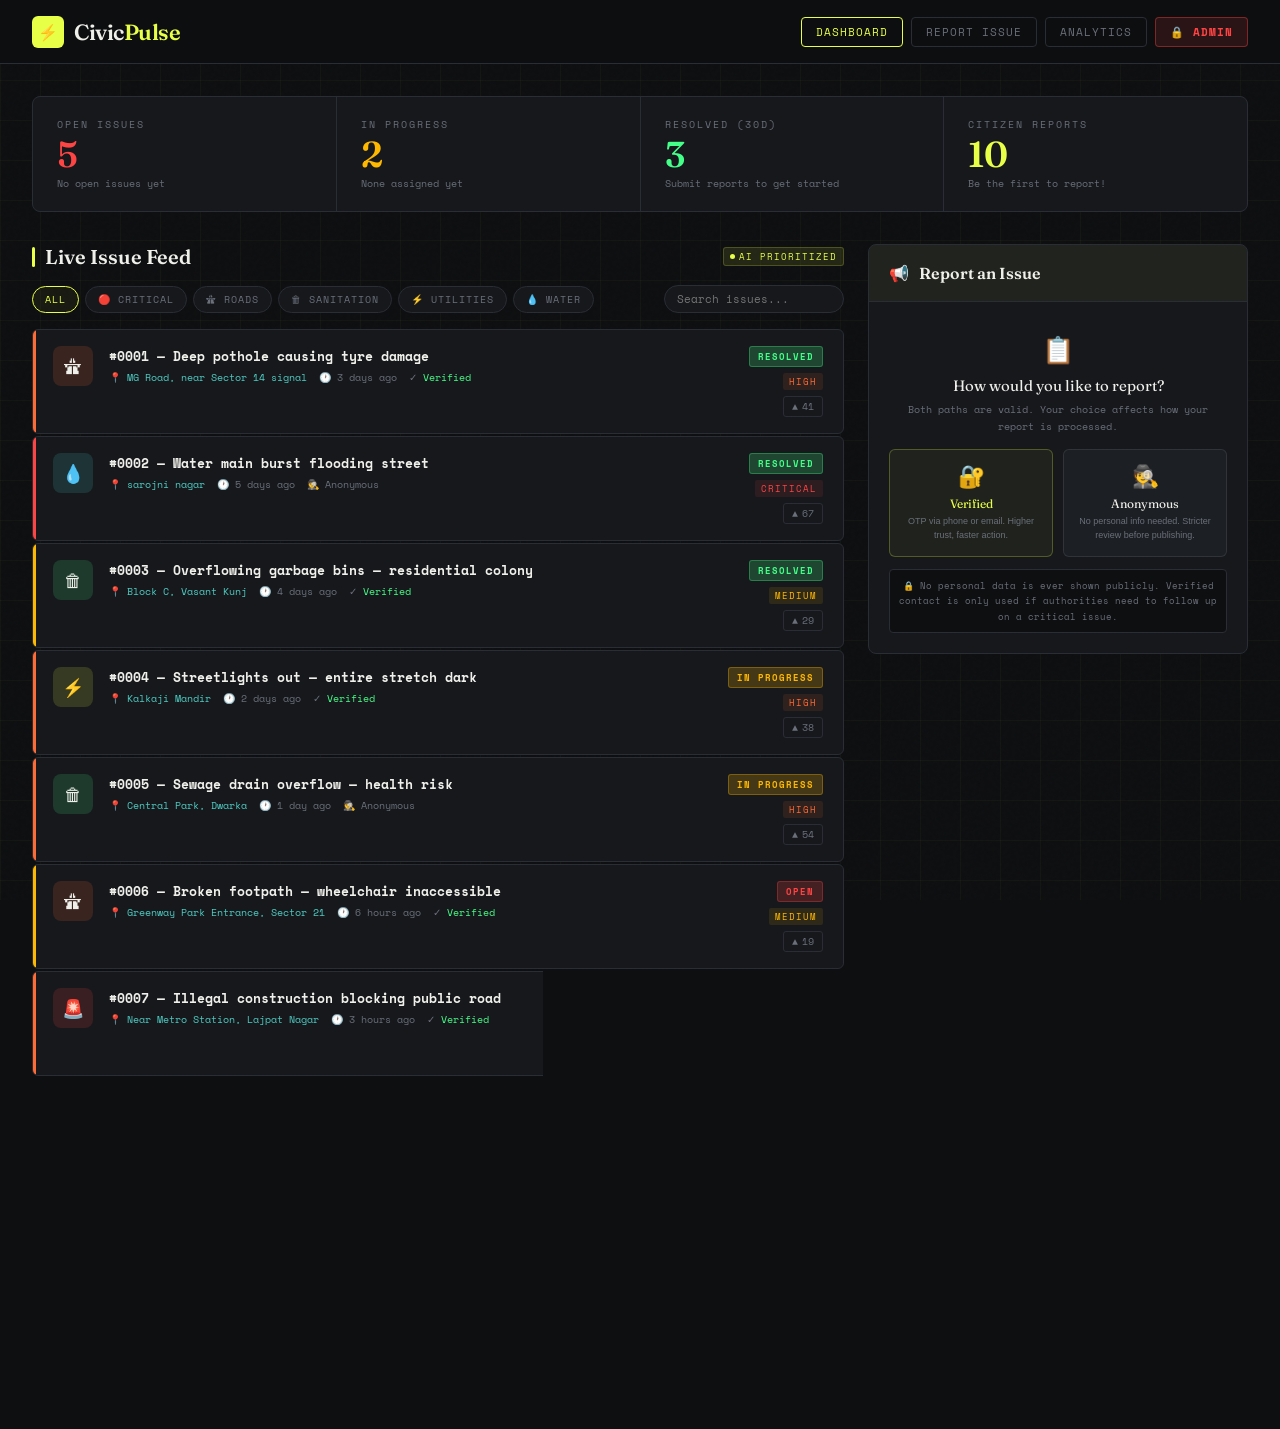
<file: index.html>
<!DOCTYPE html>
<html lang="en">
<head>
<meta charset="UTF-8">
<meta name="viewport" content="width=device-width, initial-scale=1.0">
<title>CivicPulse — City Issue Tracker</title>
<link rel="stylesheet" href="style.css">
<link rel="preconnect" href="https://fonts.googleapis.com">
<link href="https://fonts.googleapis.com/css2?family=Space+Mono:wght@400;700&family=Fraunces:ital,opsz,wght@0,9..144,300;0,9..144,600;1,9..144,300&display=swap" rel="stylesheet">
</head>
<body>

<header>
  <div class="logo">
    <div class="logo-mark">⚡</div>
    <div class="logo-text">Civic<span>Pulse</span></div>
  </div>
  <nav>
    <button class="nav-btn active" onclick="switchPage('dashboard')">Dashboard</button>
    <button class="nav-btn" onclick="switchPage('report')">Report Issue</button>
    <button class="nav-btn" onclick="switchPage('analytics')">Analytics</button>
    <button class="nav-btn btn-admin" onclick="openAdminLogin()">🔒 Admin</button>
  </nav>
</header>

<main>
  <!-- STATS BAR -->
  <div class="stats-bar">
    <div class="stat-card">
      <div class="stat-label">Open Issues</div>
      <div class="stat-value red" id="stat-open">0</div>
      <div class="stat-delta">No open issues yet</div>
    </div>
    <div class="stat-card">
      <div class="stat-label">In Progress</div>
      <div class="stat-value yellow" id="stat-progress">0</div>
      <div class="stat-delta">None assigned yet</div>
    </div>
    <div class="stat-card">
      <div class="stat-label">Resolved (30d)</div>
      <div class="stat-value green" id="stat-resolved">0</div>
      <div class="stat-delta">Submit reports to get started</div>
    </div>
    <div class="stat-card">
      <div class="stat-label">Citizen Reports</div>
      <div class="stat-value accent" id="stat-total">0</div>
      <div class="stat-delta">Be the first to report!</div>
    </div>
  </div>

  <!-- MAIN CONTENT -->
  <div class="content-grid">
    <!-- LEFT: ISSUE FEED -->
    <div>
      <div class="section-header">
        <div class="section-title">Live Issue Feed</div>
        <div class="ai-tag"><div class="ai-dot"></div> AI Prioritized</div>
      </div>

      <div class="filter-bar">
        <button class="filter-chip active" onclick="filterReports('all', this)">All</button>
        <button class="filter-chip" onclick="filterReports('critical', this)">🔴 Critical</button>
        <button class="filter-chip" onclick="filterReports('road', this)">🛣 Roads</button>
        <button class="filter-chip" onclick="filterReports('sanitation', this)">🗑 Sanitation</button>
        <button class="filter-chip" onclick="filterReports('utility', this)">⚡ Utilities</button>
        <button class="filter-chip" onclick="filterReports('water', this)">💧 Water</button>
        <input class="search-input" placeholder="Search issues..." oninput="searchReports(this.value)">
      </div>

      <div class="reports-list" id="reports-list"></div>
    </div>

    <!-- RIGHT SIDEBAR -->
    <div class="sidebar">

      <!-- SUBMIT FORM -->
      <div class="form-panel">
        <div class="panel-header">
          <span>📢</span>
          <div class="panel-header-title">Report an Issue</div>
          <div id="verify-badge" style="margin-left:auto;display:none" class="ai-tag"></div>
        </div>
        <div class="panel-body">

          <!-- STEP 1: CHOOSE MODE -->
          <div id="step-choose">
            <div style="text-align:center;padding:8px 0 14px">
              <div style="font-size:26px;margin-bottom:8px">📋</div>
              <div style="font-family:'Fraunces',serif;font-size:15px;margin-bottom:6px">How would you like to report?</div>
              <div style="font-size:10px;color:var(--muted);line-height:1.7">Both paths are valid. Your choice affects how your report is processed.</div>
            </div>
            <div style="display:grid;grid-template-columns:1fr 1fr;gap:10px;margin-bottom:12px">
              <button onclick="chooseMode('verified')" style="background:rgba(232,255,71,0.05);border:1px solid rgba(232,255,71,0.25);border-radius:6px;padding:14px 10px;cursor:pointer;text-align:center;transition:all 0.2s" onmouseover="this.style.background='rgba(232,255,71,0.1)'" onmouseout="this.style.background='rgba(232,255,71,0.05)'">
                <div style="font-size:22px;margin-bottom:6px">🔐</div>
                <div style="font-family:'Fraunces',serif;font-size:12px;color:var(--accent);margin-bottom:4px">Verified</div>
                <div style="font-size:9px;color:var(--muted);line-height:1.5">OTP via phone or email. Higher trust, faster action.</div>
              </button>
              <button onclick="chooseMode('anonymous')" style="background:rgba(107,111,122,0.08);border:1px solid rgba(107,111,122,0.25);border-radius:6px;padding:14px 10px;cursor:pointer;text-align:center;transition:all 0.2s" onmouseover="this.style.background='rgba(107,111,122,0.15)'" onmouseout="this.style.background='rgba(107,111,122,0.08)'">
                <div style="font-size:22px;margin-bottom:6px">🕵️</div>
                <div style="font-family:'Fraunces',serif;font-size:12px;color:var(--text);margin-bottom:4px">Anonymous</div>
                <div style="font-size:9px;color:var(--muted);line-height:1.5">No personal info needed. Stricter review before publishing.</div>
              </button>
            </div>
            <div style="font-size:9px;color:var(--muted);text-align:center;line-height:1.7;padding:8px;border:1px solid var(--border);border-radius:4px;background:var(--bg)">
              🔒 No personal data is ever shown publicly. Verified contact is only used if authorities need to follow up on a critical issue.
            </div>
          </div>

          <!-- STEP 1a: VERIFY IDENTITY (OTP) -->
          <div id="step-verify" style="display:none">
            <button onclick="backToChoose()" style="background:none;border:none;color:var(--muted);font-family:'Space Mono',monospace;font-size:9px;cursor:pointer;margin-bottom:12px;padding:0">← Back</button>
            <div style="text-align:center;padding:4px 0 14px">
              <div style="font-size:24px;margin-bottom:6px">🔐</div>
              <div style="font-family:'Fraunces',serif;font-size:14px;margin-bottom:4px">Verify your identity</div>
              <div style="font-size:10px;color:var(--muted);line-height:1.6">Your contact is <strong style="color:var(--text)">never shown publicly</strong>. Reports display as "Verified Citizen".</div>
            </div>
            <div class="form-group">
              <label class="form-label">Mobile Number or Email</label>
              <input class="form-input" id="verify-contact" placeholder="+91 98765 43210 or you@email.com">
            </div>
            <div id="otp-row" style="display:none">
              <div class="form-group">
                <label class="form-label">Enter OTP sent to your contact</label>
                <div style="display:flex;gap:8px">
                  <input class="form-input" id="otp-input" placeholder="6-digit code" maxlength="6" style="letter-spacing:6px;font-size:16px;text-align:center">
                  <button style="background:none;border:1px solid var(--border);color:var(--muted);font-family:'Space Mono',monospace;font-size:9px;padding:0 10px;border-radius:4px;cursor:pointer;white-space:nowrap" onclick="resendOtp()">Resend</button>
                </div>
                <div style="font-size:9px;color:var(--muted);margin-top:6px" id="otp-hint"></div>
              </div>
              <button class="submit-btn" onclick="verifyOtp()">Verify & Continue →</button>
            </div>
            <div id="send-otp-btn-wrap">
              <button class="submit-btn" onclick="sendOtp()">Send OTP →</button>
            </div>
          </div>

          <!-- STEP 2: REPORT FORM (shown after choose) -->
          <div id="step-form" style="display:none">
            <div id="mode-banner" style="display:flex;align-items:flex-start;gap:8px;padding:10px 12px;border-radius:4px;margin-bottom:14px;font-size:10px;line-height:1.6"></div>

            <!-- CATEGORY -->
            <div class="form-group">
              <label class="form-label">Category</label>
              <div class="category-grid" id="cat-grid">
                <button class="cat-btn active" onclick="selectCat(this, 'road')"><div class="cat-btn-icon">🛣</div>Roads</button>
                <button class="cat-btn" onclick="selectCat(this, 'sanitation')"><div class="cat-btn-icon">🗑</div>Waste</button>
                <button class="cat-btn" onclick="selectCat(this, 'utility')"><div class="cat-btn-icon">⚡</div>Utilities</button>
                <button class="cat-btn" onclick="selectCat(this, 'water')"><div class="cat-btn-icon">💧</div>Water</button>
                <button class="cat-btn" onclick="selectCat(this, 'safety')"><div class="cat-btn-icon">🚨</div>Safety</button>
                <button class="cat-btn" onclick="selectCat(this, 'other')"><div class="cat-btn-icon">📌</div>Other</button>
              </div>
            </div>

            <!-- GPS VERIFICATION -->
            <div class="form-group">
              <label class="form-label">Location Verification <span style="color:var(--red)">*</span></label>
              <div id="gps-box" style="background:var(--bg);border:1px solid var(--border);border-radius:4px;padding:12px;text-align:center">
                <div style="font-size:11px;color:var(--muted);margin-bottom:8px">You must be physically at or near the issue location to report it.</div>
                <button class="submit-btn" style="padding:8px 16px;font-size:10px;width:auto;display:inline-block" onclick="captureGPS()">📍 Capture My GPS Location</button>
              </div>
              <div id="gps-result" style="display:none;margin-top:8px;padding:10px 12px;border-radius:4px;font-size:10px;line-height:1.6"></div>
            </div>

            <!-- LOCATION TEXT (auto-filled from GPS, editable) -->
            <div class="form-group">
              <label class="form-label">Location Description</label>
              <input class="form-input" id="issue-location" placeholder="Auto-filled from GPS or enter manually">
            </div>

            <!-- TITLE -->
            <div class="form-group">
              <label class="form-label">Issue Title</label>
              <input class="form-input" id="issue-title" placeholder="e.g. Large pothole on Main St">
            </div>

            <!-- DESCRIPTION -->
            <div class="form-group">
              <label class="form-label">Description</label>
              <textarea class="form-textarea" id="issue-desc" placeholder="Describe the issue in detail..."></textarea>
            </div>

            <!-- PHOTO UPLOAD (mandatory for visual categories) -->
            <div class="form-group" id="photo-group" style="display:none">
              <label class="form-label">Photo Evidence <span style="color:var(--red)">* Required for this category</span></label>
              <div id="photo-drop" onclick="document.getElementById('photo-input').click()"
                style="border:2px dashed var(--border);border-radius:6px;padding:20px;text-align:center;cursor:pointer;transition:all 0.2s;background:var(--bg)"
                ondragover="event.preventDefault()"
                ondragleave=""
                ondrop="">
                <div style="font-size:24px;margin-bottom:6px">📸</div>
                <div style="font-size:11px;color:var(--text)">Take a photo right now</div>
                <div style="font-size:9px;color:var(--muted);margin-top:4px">Opens your camera — photo must be taken on the spot</div>
                <div style="font-size:9px;color:var(--red);margin-top:4px">⚠ Gallery & file uploads are not accepted</div>
              </div>
              <input type="file" id="photo-input" accept="image/*" capture="environment" style="display:none" onchange="handlePhotoUpload(event)">
              <div id="photo-preview" style="display:none;margin-top:10px;position:relative">
                <img id="preview-img" style="width:100%;border-radius:6px;border:1px solid var(--border);max-height:160px;object-fit:cover">
                <div id="photo-meta" style="font-size:9px;color:var(--muted);margin-top:4px;display:flex;gap:12px;flex-wrap:wrap"></div>
                <button onclick="clearPhoto()" style="position:absolute;top:6px;right:6px;background:rgba(0,0,0,0.7);border:none;color:var(--text);border-radius:50%;width:22px;height:22px;cursor:pointer;font-size:12px;line-height:1">✕</button>
              </div>
              <div id="photo-warning" style="display:none;margin-top:6px;font-size:10px;color:var(--red)"></div>
            </div>

            <!-- AI PRIORITY NOTE -->
            <div class="form-group">
              <div style="background:var(--bg);border:1px solid var(--border);border-radius:4px;padding:10px 12px;display:flex;align-items:center;gap:8px">
                <div class="ai-dot"></div>
                <span style="font-size:10px;color:var(--muted);line-height:1.5">Priority is <span style="color:var(--accent)">automatically assessed by AI</span> based on your description — no manual selection needed.</span>
              </div>
            </div>

            <div id="abuse-warning" style="display:none;background:rgba(255,68,68,0.08);border:1px solid rgba(255,68,68,0.3);border-radius:4px;padding:10px 12px;font-size:10px;color:var(--red);margin-bottom:12px;line-height:1.6"></div>
            <button class="submit-btn" onclick="submitReport()">Submit Report →</button>
            <div style="font-size:9px;color:var(--muted);text-align:center;margin-top:10px">⚠️ False reports may result in your account being flagged and restricted.</div>
          </div>

        </div>
      </div>

    </div>
  </div>
</main>

<!-- ANALYTICS OVERLAY -->
<div id="analytics-overlay" style="display:none;position:fixed;inset:0;background:var(--bg);z-index:150;overflow-y:auto">
  <div style="max-width:1000px;margin:0 auto;padding:32px">
    <div style="display:flex;align-items:center;justify-content:space-between;margin-bottom:32px">
      <div>
        <div style="font-family:'Fraunces',serif;font-size:28px;font-weight:600">Government Performance <span style="color:var(--accent)">Analytics</span></div>
        <div style="font-size:11px;color:var(--muted);margin-top:4px">Real-time view of civic issue resolution progress</div>
      </div>
      <button onclick="closeAnalytics()" style="background:none;border:1px solid var(--border);color:var(--muted);font-family:'Space Mono',monospace;font-size:11px;padding:8px 16px;border-radius:4px;cursor:pointer">✕ Close</button>
    </div>

    <!-- TOP KPI ROW -->
    <div style="display:grid;grid-template-columns:repeat(4,1fr);gap:1px;background:var(--border);border:1px solid var(--border);border-radius:8px;overflow:hidden;margin-bottom:24px">
      <div style="background:var(--surface);padding:20px 24px">
        <div style="font-size:10px;text-transform:uppercase;letter-spacing:2px;color:var(--muted);margin-bottom:6px">Resolution Rate</div>
        <div id="a-rate" style="font-family:'Fraunces',serif;font-size:38px;font-weight:600;color:var(--accent)">0%</div>
        <div id="a-rate-sub" style="font-size:10px;color:var(--muted);margin-top:2px">of all submitted issues</div>
      </div>
      <div style="background:var(--surface);padding:20px 24px">
        <div style="font-size:10px;text-transform:uppercase;letter-spacing:2px;color:var(--muted);margin-bottom:6px">Total Resolved</div>
        <div id="a-resolved" style="font-family:'Fraunces',serif;font-size:38px;font-weight:600;color:var(--green)">0</div>
        <div style="font-size:10px;color:var(--muted);margin-top:2px">issues closed</div>
      </div>
      <div style="background:var(--surface);padding:20px 24px">
        <div style="font-size:10px;text-transform:uppercase;letter-spacing:2px;color:var(--muted);margin-bottom:6px">In Progress</div>
        <div id="a-progress" style="font-family:'Fraunces',serif;font-size:38px;font-weight:600;color:var(--yellow)">0</div>
        <div style="font-size:10px;color:var(--muted);margin-top:2px">actively being worked on</div>
      </div>
      <div style="background:var(--surface);padding:20px 24px">
        <div style="font-size:10px;text-transform:uppercase;letter-spacing:2px;color:var(--muted);margin-bottom:6px">Pending / Open</div>
        <div id="a-open" style="font-family:'Fraunces',serif;font-size:38px;font-weight:600;color:var(--red)">0</div>
        <div style="font-size:10px;color:var(--muted);margin-top:2px">awaiting action</div>
      </div>
    </div>

    <div style="display:grid;grid-template-columns:1fr 1fr;gap:20px;margin-bottom:20px">

      <!-- RESOLUTION PROGRESS BAR -->
      <div style="background:var(--surface);border:1px solid var(--border);border-radius:8px;padding:24px">
        <div style="font-family:'Fraunces',serif;font-size:16px;font-weight:600;margin-bottom:4px">Overall Progress</div>
        <div style="font-size:10px;color:var(--muted);margin-bottom:20px">How far along is the government in resolving all reported issues</div>
        <div style="position:relative;height:28px;background:var(--bg);border-radius:4px;overflow:hidden;margin-bottom:10px;border:1px solid var(--border)">
          <div id="progress-bar-resolved" style="position:absolute;left:0;top:0;bottom:0;background:var(--green);transition:width 0.8s ease;width:0%"></div>
          <div id="progress-bar-progress" style="position:absolute;top:0;bottom:0;background:var(--yellow);transition:all 0.8s ease;left:0%;width:0%"></div>
          <div style="position:absolute;inset:0;display:flex;align-items:center;justify-content:center;font-size:10px;font-weight:700;color:var(--bg);mix-blend-mode:difference" id="progress-bar-label">No reports yet</div>
        </div>
        <div style="display:flex;gap:16px;font-size:9px;color:var(--muted)">
          <span style="display:flex;align-items:center;gap:4px"><span style="display:inline-block;width:8px;height:8px;background:var(--green);border-radius:2px"></span>Resolved</span>
          <span style="display:flex;align-items:center;gap:4px"><span style="display:inline-block;width:8px;height:8px;background:var(--yellow);border-radius:2px"></span>In Progress</span>
          <span style="display:flex;align-items:center;gap:4px"><span style="display:inline-block;width:8px;height:8px;background:var(--border);border-radius:2px"></span>Open / Pending</span>
        </div>
      </div>

      <!-- CATEGORY BREAKDOWN DONUT -->
      <div style="background:var(--surface);border:1px solid var(--border);border-radius:8px;padding:24px">
        <div style="font-family:'Fraunces',serif;font-size:16px;font-weight:600;margin-bottom:4px">Issues by Category</div>
        <div style="font-size:10px;color:var(--muted);margin-bottom:16px">Distribution of all submitted reports</div>
        <div id="category-bars"></div>
      </div>

    </div>

    <div style="display:grid;grid-template-columns:1fr 1fr;gap:20px">

      <!-- RESOLVED BY CATEGORY -->
      <div style="background:var(--surface);border:1px solid var(--border);border-radius:8px;padding:24px">
        <div style="font-family:'Fraunces',serif;font-size:16px;font-weight:600;margin-bottom:4px">Resolved by Category</div>
        <div style="font-size:10px;color:var(--muted);margin-bottom:16px">Which types of issues the government has successfully closed</div>
        <div id="resolved-by-cat"></div>
      </div>

      <!-- ACCOUNTABILITY SCORECARD -->
      <div style="background:var(--surface);border:1px solid var(--border);border-radius:8px;padding:24px">
        <div style="font-family:'Fraunces',serif;font-size:16px;font-weight:600;margin-bottom:4px">Accountability Scorecard</div>
        <div style="font-size:10px;color:var(--muted);margin-bottom:20px">Government responsiveness graded by category</div>
        <div id="scorecard"></div>
      </div>

    </div>

  </div>
</div>

<!-- DETAIL MODAL -->
<div class="modal-overlay" id="modal-overlay" onclick="closeModal(event)">
  <div class="modal" id="modal">
    <div class="modal-header">
      <div>
        <div id="modal-title" style="font-family:'Fraunces',serif;font-size:20px;font-weight:600;margin-bottom:8px"></div>
        <div style="display:flex;gap:8px;flex-wrap:wrap" id="modal-badges"></div>
      </div>
      <button class="modal-close" onclick="closeModal()">✕</button>
    </div>
    <div class="modal-body">
      <div style="font-size:11px;color:var(--muted);margin-bottom:16px" id="modal-meta"></div>
      <div style="font-size:13px;line-height:1.7;margin-bottom:20px;color:#c0c0b8" id="modal-desc"></div>

      <div style="margin-bottom:20px">
        <div style="font-size:11px;text-transform:uppercase;letter-spacing:2px;color:var(--muted);margin-bottom:12px">Resolution Timeline</div>
        <div class="timeline" id="modal-timeline"></div>
      </div>

      <div>
        <div style="font-size:11px;text-transform:uppercase;letter-spacing:2px;color:var(--muted);margin-bottom:12px">Citizen — Authority Communication</div>
        <div class="comm-thread" id="modal-comms"></div>
        <div class="comm-input-area">
          <input class="comm-input" id="comm-input" placeholder="Add a public comment...">
          <button class="comm-send" onclick="sendComment()">Send</button>
        </div>
      </div>
    </div>
  </div>
</div>

<!-- TOAST -->
<div class="toast" id="toast">✓ Report submitted successfully!</div>

<!-- ADMIN LOGIN MODAL -->
<div class="modal-overlay" id="admin-login-overlay" onclick="closeAdminLogin(event)">
  <div class="modal" style="max-width:360px">
    <div class="modal-header">
      <div>
        <div style="font-family:'Fraunces',serif;font-size:20px;font-weight:600;margin-bottom:4px">Admin Login</div>
        <div style="font-size:10px;color:var(--muted)">Restricted access — authorised personnel only</div>
      </div>
      <button class="modal-close" onclick="closeAdminLogin()">✕</button>
    </div>
    <div class="modal-body">
      <div class="form-group">
        <label class="form-label">Username</label>
        <input class="form-input" id="admin-user" placeholder="admin" autocomplete="off">
      </div>
      <div class="form-group">
        <label class="form-label">Password</label>
        <input class="form-input" id="admin-pass" type="password" placeholder="••••••••" autocomplete="off">
      </div>
      <div id="admin-login-err" style="display:none;font-size:10px;color:var(--red);margin-bottom:10px">⚠ Invalid credentials. Try again.</div>
      <button class="submit-btn" onclick="doAdminLogin()">Login →</button>
      <div style="font-size:9px;color:var(--muted);text-align:center;margin-top:10px">Demo credentials: admin / admin123</div>
    </div>
  </div>
</div>

<!-- ADMIN PANEL -->
<div id="admin-overlay" style="display:none;position:fixed;inset:0;background:var(--bg);z-index:160;overflow-y:auto">
  <div style="max-width:1200px;margin:0 auto;padding:32px">

    <!-- ADMIN HEADER -->
    <div style="display:flex;align-items:center;justify-content:space-between;margin-bottom:28px;padding-bottom:20px;border-bottom:1px solid var(--border)">
      <div style="display:flex;align-items:center;gap:14px">
        <div style="background:var(--red);border-radius:6px;width:36px;height:36px;display:flex;align-items:center;justify-content:center;font-size:16px">🔒</div>
        <div>
          <div style="font-family:'Fraunces',serif;font-size:24px;font-weight:600">Admin <span style="color:var(--accent)">Control Panel</span></div>
          <div style="font-size:10px;color:var(--muted)">Full read/write access · Logged in as <span style="color:var(--accent)">admin</span></div>
        </div>
      </div>
      <button onclick="closeAdmin()" style="background:none;border:1px solid var(--border);color:var(--muted);font-family:'Space Mono',monospace;font-size:11px;padding:8px 16px;border-radius:4px;cursor:pointer;transition:all 0.2s" onmouseover="this.style.borderColor='var(--red)';this.style.color='var(--red)'" onmouseout="this.style.borderColor='var(--border)';this.style.color='var(--muted)'">⏻ Logout</button>
    </div>

    <!-- ADMIN STATS -->
    <div style="display:grid;grid-template-columns:repeat(4,1fr);gap:1px;background:var(--border);border:1px solid var(--border);border-radius:8px;overflow:hidden;margin-bottom:24px">
      <div style="background:var(--surface);padding:16px 20px">
        <div style="font-size:9px;text-transform:uppercase;letter-spacing:2px;color:var(--muted);margin-bottom:4px">Total Reports</div>
        <div id="adm-total" style="font-family:'Fraunces',serif;font-size:32px;font-weight:600;color:var(--accent)">0</div>
      </div>
      <div style="background:var(--surface);padding:16px 20px">
        <div style="font-size:9px;text-transform:uppercase;letter-spacing:2px;color:var(--muted);margin-bottom:4px">Open</div>
        <div id="adm-open" style="font-family:'Fraunces',serif;font-size:32px;font-weight:600;color:var(--red)">0</div>
      </div>
      <div style="background:var(--surface);padding:16px 20px">
        <div style="font-size:9px;text-transform:uppercase;letter-spacing:2px;color:var(--muted);margin-bottom:4px">In Progress</div>
        <div id="adm-prog" style="font-family:'Fraunces',serif;font-size:32px;font-weight:600;color:var(--yellow)">0</div>
      </div>
      <div style="background:var(--surface);padding:16px 20px">
        <div style="font-size:9px;text-transform:uppercase;letter-spacing:2px;color:var(--muted);margin-bottom:4px">Resolved</div>
        <div id="adm-resolved" style="font-family:'Fraunces',serif;font-size:32px;font-weight:600;color:var(--green)">0</div>
      </div>
    </div>

    <!-- ADMIN FILTERS & SEARCH -->
    <div style="display:flex;gap:8px;flex-wrap:wrap;align-items:center;margin-bottom:16px">
      <button class="filter-chip active" onclick="adminFilter('all',this)">All</button>
      <button class="filter-chip" onclick="adminFilter('open',this)">🔴 Open</button>
      <button class="filter-chip" onclick="adminFilter('progress',this)">🟡 In Progress</button>
      <button class="filter-chip" onclick="adminFilter('resolved',this)">✅ Resolved</button>
      <button class="filter-chip" onclick="adminFilter('flagged',this)">🔍 Under Review</button>
      <button class="filter-chip" onclick="adminFilter('critical',this)">⚠ Critical</button>
      <div style="margin-left:auto;display:flex;gap:8px">
        <select id="adm-cat-filter" onchange="renderAdminList()" style="background:var(--surface);border:1px solid var(--border);color:var(--text);font-family:'Space Mono',monospace;font-size:10px;padding:5px 10px;border-radius:100px;outline:none;cursor:pointer">
          <option value="all">All Categories</option>
          <option value="road">🛣 Roads</option>
          <option value="sanitation">🗑 Sanitation</option>
          <option value="utility">⚡ Utilities</option>
          <option value="water">💧 Water</option>
          <option value="safety">🚨 Safety</option>
          <option value="other">📌 Other</option>
        </select>
        <input id="adm-search" class="search-input" style="margin-left:0" placeholder="Search reports..." oninput="renderAdminList()">
      </div>
    </div>

    <!-- BULK ACTIONS -->
    <div id="adm-bulk-bar" style="display:none;align-items:center;gap:10px;padding:10px 16px;background:rgba(232,255,71,0.05);border:1px solid rgba(232,255,71,0.2);border-radius:6px;margin-bottom:12px;font-size:11px">
      <span id="adm-bulk-count" style="color:var(--accent);font-weight:700"></span>
      <span style="color:var(--muted)">selected</span>
      <div style="margin-left:auto;display:flex;gap:8px">
        <button onclick="bulkAction('progress')" style="background:rgba(255,184,0,0.1);border:1px solid rgba(255,184,0,0.3);color:var(--yellow);font-family:'Space Mono',monospace;font-size:10px;padding:5px 12px;border-radius:4px;cursor:pointer">Mark In Progress</button>
        <button onclick="bulkAction('resolved')" style="background:rgba(68,255,136,0.1);border:1px solid rgba(68,255,136,0.3);color:var(--green);font-family:'Space Mono',monospace;font-size:10px;padding:5px 12px;border-radius:4px;cursor:pointer">✓ Mark Resolved</button>
        <button onclick="bulkAction('delete')" style="background:rgba(255,68,68,0.1);border:1px solid rgba(255,68,68,0.3);color:var(--red);font-family:'Space Mono',monospace;font-size:10px;padding:5px 12px;border-radius:4px;cursor:pointer">🗑 Delete</button>
        <button onclick="clearAdminSelection()" style="background:none;border:1px solid var(--border);color:var(--muted);font-family:'Space Mono',monospace;font-size:10px;padding:5px 12px;border-radius:4px;cursor:pointer">Cancel</button>
      </div>
    </div>

    <!-- ADMIN REPORT LIST -->
    <div id="admin-report-list"></div>

  </div>
</div>

<!-- ADMIN CONFIRM DELETE MODAL -->
<div class="modal-overlay" id="admin-confirm-overlay" onclick="closeAdminConfirm(event)">
  <div class="modal" style="max-width:380px">
    <div class="modal-header">
      <div style="font-family:'Fraunces',serif;font-size:18px;font-weight:600;color:var(--red)">⚠ Confirm Delete</div>
      <button class="modal-close" onclick="closeAdminConfirm()">✕</button>
    </div>
    <div class="modal-body">
      <div id="admin-confirm-msg" style="font-size:12px;color:var(--muted);margin-bottom:20px;line-height:1.6"></div>
      <div style="display:flex;gap:10px">
        <button id="admin-confirm-btn" style="flex:1;background:var(--red);border:none;color:white;font-family:'Space Mono',monospace;font-size:12px;font-weight:700;padding:10px;border-radius:4px;cursor:pointer">Delete</button>
        <button onclick="closeAdminConfirm()" style="flex:1;background:none;border:1px solid var(--border);color:var(--muted);font-family:'Space Mono',monospace;font-size:12px;padding:10px;border-radius:4px;cursor:pointer">Cancel</button>
      </div>
    </div>
  </div>
</div>

<script src="script.js"></script>
</body>
</html>
</file>
<file: style.css>
:root {
    --bg: #0e0f11;
    --surface: #16181c;
    --border: #2a2d35;
    --accent: #e8ff47;
    --accent2: #ff6b35;
    --accent3: #4ecdc4;
    --text: #f0f0eb;
    --muted: #6b6f7a;
    --red: #ff4444;
    --yellow: #ffb800;
    --green: #44ff88;
  }

  * { margin: 0; padding: 0; box-sizing: border-box; }

  body {
    background: var(--bg);
    color: var(--text);
    font-family: 'Space Mono', monospace;
    min-height: 100vh;
    overflow-x: hidden;
  }

  /* BACKGROUND GRID */
  body::before {
    content: '';
    position: fixed;
    inset: 0;
    background-image: 
      linear-gradient(rgba(232,255,71,0.03) 1px, transparent 1px),
      linear-gradient(90deg, rgba(232,255,71,0.03) 1px, transparent 1px);
    background-size: 40px 40px;
    pointer-events: none;
    z-index: 0;
  }

  /* NOISE TEXTURE */
  body::after {
    content: '';
    position: fixed;
    inset: 0;
    background-image: url("data:image/svg+xml,%3Csvg viewBox='0 0 256 256' xmlns='http://www.w3.org/2000/svg'%3E%3Cfilter id='n'%3E%3CfeTurbulence type='fractalNoise' baseFrequency='0.9' numOctaves='4' stitchTiles='stitch'/%3E%3C/filter%3E%3Crect width='100%25' height='100%25' filter='url(%23n)' opacity='0.03'/%3E%3C/svg%3E");
    pointer-events: none;
    z-index: 0;
    opacity: 0.4;
  }

  /* HEADER */
  header {
    position: sticky;
    top: 0;
    z-index: 100;
    background: rgba(14,15,17,0.92);
    backdrop-filter: blur(12px);
    border-bottom: 1px solid var(--border);
    padding: 0 32px;
    display: flex;
    align-items: center;
    justify-content: space-between;
    height: 64px;
  }

  .logo {
    display: flex;
    align-items: center;
    gap: 10px;
  }

  .logo-mark {
    width: 32px;
    height: 32px;
    background: var(--accent);
    border-radius: 6px;
    display: flex;
    align-items: center;
    justify-content: center;
    font-size: 16px;
    animation: pulse-logo 3s ease-in-out infinite;
  }

  @keyframes pulse-logo {
    0%, 100% { box-shadow: 0 0 0 0 rgba(232,255,71,0.4); }
    50% { box-shadow: 0 0 0 8px rgba(232,255,71,0); }
  }

  .logo-text {
    font-family: 'Fraunces', serif;
    font-size: 22px;
    font-weight: 600;
    letter-spacing: -0.5px;
  }

  .logo-text span { color: var(--accent); }

  nav { display: flex; gap: 8px; align-items: center; }

  .nav-btn {
    background: none;
    border: 1px solid var(--border);
    color: var(--muted);
    padding: 6px 14px;
    border-radius: 4px;
    font-family: 'Space Mono', monospace;
    font-size: 11px;
    cursor: pointer;
    transition: all 0.2s;
    text-transform: uppercase;
    letter-spacing: 1px;
  }

  .nav-btn:hover, .nav-btn.active {
    border-color: var(--accent);
    color: var(--accent);
  }

  .btn-primary {
    background: var(--accent);
    border-color: var(--accent);
    color: var(--bg);
    font-weight: 700;
  }

  .btn-primary:hover {
    background: transparent;
    color: var(--accent);
  }

  .btn-admin {
    background: rgba(255,68,68,0.12);
    border-color: rgba(255,68,68,0.4);
    color: var(--red);
    font-weight: 700;
  }

  .btn-admin:hover {
    background: var(--red);
    color: white;
    border-color: var(--red);
  }

  /* MAIN LAYOUT */
  main {
    position: relative;
    z-index: 1;
    max-width: 1400px;
    margin: 0 auto;
    padding: 32px;
  }

  /* HERO STATS BAR */
  .stats-bar {
    display: grid;
    grid-template-columns: repeat(4, 1fr);
    gap: 1px;
    background: var(--border);
    border: 1px solid var(--border);
    border-radius: 8px;
    overflow: hidden;
    margin-bottom: 32px;
    animation: fadeUp 0.5s ease both;
  }

  @keyframes fadeUp {
    from { opacity: 0; transform: translateY(20px); }
    to { opacity: 1; transform: translateY(0); }
  }

  .stat-card {
    background: var(--surface);
    padding: 20px 24px;
    display: flex;
    flex-direction: column;
    gap: 4px;
    transition: background 0.2s;
  }

  .stat-card:hover { background: #1c1f26; }

  .stat-label {
    font-size: 10px;
    text-transform: uppercase;
    letter-spacing: 2px;
    color: var(--muted);
  }

  .stat-value {
    font-family: 'Fraunces', serif;
    font-size: 36px;
    font-weight: 600;
    line-height: 1;
  }

  .stat-value.green { color: var(--green); }
  .stat-value.yellow { color: var(--yellow); }
  .stat-value.red { color: var(--red); }
  .stat-value.accent { color: var(--accent); }

  .stat-delta {
    font-size: 10px;
    color: var(--muted);
  }

  .stat-delta .up { color: var(--green); }
  .stat-delta .down { color: var(--red); }

  /* CONTENT GRID */
  .content-grid {
    display: grid;
    grid-template-columns: 1fr 380px;
    gap: 24px;
  }

  /* SECTION HEADERS */
  .section-header {
    display: flex;
    align-items: center;
    justify-content: space-between;
    margin-bottom: 16px;
  }

  .section-title {
    font-family: 'Fraunces', serif;
    font-size: 20px;
    font-weight: 600;
    display: flex;
    align-items: center;
    gap: 10px;
  }

  .section-title::before {
    content: '';
    display: block;
    width: 3px;
    height: 20px;
    background: var(--accent);
    border-radius: 2px;
  }

  /* REPORT CARDS */
  .reports-list {
    display: flex;
    flex-direction: column;
    gap: 2px;
    animation: fadeUp 0.5s 0.1s ease both;
  }

  .report-card {
    background: var(--surface);
    border: 1px solid var(--border);
    border-radius: 6px;
    padding: 16px 20px;
    display: grid;
    grid-template-columns: auto 1fr auto;
    gap: 16px;
    align-items: start;
    cursor: pointer;
    transition: all 0.2s;
    position: relative;
    overflow: hidden;
  }

  .report-card::before {
    content: '';
    position: absolute;
    left: 0;
    top: 0;
    bottom: 0;
    width: 3px;
  }

  .report-card.critical::before { background: var(--red); }
  .report-card.high::before { background: var(--accent2); }
  .report-card.medium::before { background: var(--yellow); }
  .report-card.low::before { background: var(--accent3); }

  .report-card:hover {
    border-color: rgba(232,255,71,0.3);
    transform: translateX(2px);
    background: #1c1f26;
  }

  .report-card.selected {
    border-color: var(--accent);
    background: rgba(232,255,71,0.05);
  }

  .category-icon {
    width: 40px;
    height: 40px;
    border-radius: 8px;
    display: flex;
    align-items: center;
    justify-content: center;
    font-size: 18px;
    flex-shrink: 0;
  }

  .cat-road { background: rgba(255,107,53,0.15); }
  .cat-sanitation { background: rgba(68,255,136,0.15); }
  .cat-utility { background: rgba(232,255,71,0.15); }
  .cat-safety { background: rgba(255,68,68,0.15); }
  .cat-water { background: rgba(78,205,196,0.15); }
  .cat-other { background: rgba(107,111,122,0.15); }

  .report-info { flex: 1; min-width: 0; }

  .report-title {
    font-size: 13px;
    font-weight: 700;
    margin-bottom: 4px;
    white-space: nowrap;
    overflow: hidden;
    text-overflow: ellipsis;
  }

  .report-meta {
    font-size: 10px;
    color: var(--muted);
    display: flex;
    gap: 12px;
    flex-wrap: wrap;
  }

  .report-meta .location { color: var(--accent3); }

  .report-right {
    display: flex;
    flex-direction: column;
    align-items: flex-end;
    gap: 6px;
    flex-shrink: 0;
  }

  .status-badge {
    font-size: 9px;
    text-transform: uppercase;
    letter-spacing: 1px;
    padding: 3px 8px;
    border-radius: 3px;
    font-weight: 700;
  }

  .status-open { background: rgba(255,68,68,0.2); color: var(--red); border: 1px solid rgba(255,68,68,0.3); }
  .status-progress { background: rgba(255,184,0,0.2); color: var(--yellow); border: 1px solid rgba(255,184,0,0.3); }
  .status-resolved { background: rgba(68,255,136,0.2); color: var(--green); border: 1px solid rgba(68,255,136,0.3); }
  .status-flagged { background: rgba(107,111,122,0.2); color: var(--muted); border: 1px solid rgba(107,111,122,0.3); }

  .priority-badge {
    font-size: 9px;
    text-transform: uppercase;
    letter-spacing: 1px;
    padding: 2px 6px;
    border-radius: 2px;
  }

  .pri-critical { background: rgba(255,68,68,0.1); color: var(--red); }
  .pri-high { background: rgba(255,107,53,0.1); color: var(--accent2); }
  .pri-medium { background: rgba(255,184,0,0.1); color: var(--yellow); }
  .pri-low { background: rgba(78,205,196,0.1); color: var(--accent3); }

  .upvote-btn {
    background: none;
    border: 1px solid var(--border);
    color: var(--muted);
    font-family: 'Space Mono', monospace;
    font-size: 10px;
    padding: 2px 8px;
    border-radius: 3px;
    cursor: pointer;
    transition: all 0.2s;
    display: flex;
    align-items: center;
    gap: 4px;
  }

  .upvote-btn:hover, .upvote-btn.voted {
    border-color: var(--accent);
    color: var(--accent);
  }

  /* SIDEBAR */
  .sidebar { display: flex; flex-direction: column; gap: 16px; }

  /* SUBMIT FORM */
  .form-panel {
    background: var(--surface);
    border: 1px solid var(--border);
    border-radius: 8px;
    overflow: hidden;
    animation: fadeUp 0.5s 0.2s ease both;
  }

  .panel-header {
    padding: 16px 20px;
    border-bottom: 1px solid var(--border);
    background: rgba(232,255,71,0.05);
    display: flex;
    align-items: center;
    gap: 10px;
  }

  .panel-header-title {
    font-family: 'Fraunces', serif;
    font-size: 16px;
    font-weight: 600;
  }

  .panel-body { padding: 20px; }

  .form-group { margin-bottom: 14px; }

  .form-label {
    display: block;
    font-size: 9px;
    text-transform: uppercase;
    letter-spacing: 2px;
    color: var(--muted);
    margin-bottom: 6px;
  }

  .form-input, .form-select, .form-textarea {
    width: 100%;
    background: var(--bg);
    border: 1px solid var(--border);
    color: var(--text);
    font-family: 'Space Mono', monospace;
    font-size: 12px;
    padding: 10px 12px;
    border-radius: 4px;
    outline: none;
    transition: border-color 0.2s;
  }

  .form-input:focus, .form-select:focus, .form-textarea:focus {
    border-color: var(--accent);
  }

  .form-textarea { resize: vertical; min-height: 80px; }

  .form-select option { background: var(--bg); }

  .category-grid {
    display: grid;
    grid-template-columns: repeat(3, 1fr);
    gap: 6px;
  }

  .cat-btn {
    background: var(--bg);
    border: 1px solid var(--border);
    color: var(--muted);
    padding: 8px 4px;
    border-radius: 4px;
    font-family: 'Space Mono', monospace;
    font-size: 9px;
    cursor: pointer;
    transition: all 0.2s;
    text-align: center;
    display: flex;
    flex-direction: column;
    align-items: center;
    gap: 4px;
  }

  .cat-btn:hover, .cat-btn.active {
    border-color: var(--accent);
    color: var(--accent);
    background: rgba(232,255,71,0.05);
  }

  .cat-btn-icon { font-size: 16px; }

  .submit-btn {
    width: 100%;
    background: var(--accent);
    color: var(--bg);
    border: none;
    font-family: 'Space Mono', monospace;
    font-size: 12px;
    font-weight: 700;
    padding: 12px;
    border-radius: 4px;
    cursor: pointer;
    transition: all 0.2s;
    text-transform: uppercase;
    letter-spacing: 2px;
    margin-top: 4px;
  }

  .submit-btn:hover {
    background: var(--text);
    transform: translateY(-1px);
    box-shadow: 0 4px 20px rgba(232,255,71,0.3);
  }

  .submit-btn:active { transform: translateY(0); }

  /* AI TAG */
  .ai-tag {
    display: inline-flex;
    align-items: center;
    gap: 4px;
    background: rgba(232,255,71,0.1);
    border: 1px solid rgba(232,255,71,0.2);
    color: var(--accent);
    font-size: 9px;
    padding: 2px 6px;
    border-radius: 3px;
    text-transform: uppercase;
    letter-spacing: 1px;
  }

  .ai-dot {
    width: 5px;
    height: 5px;
    background: var(--accent);
    border-radius: 50%;
    animation: blink 1.5s ease-in-out infinite;
  }

  @keyframes blink {
    0%, 100% { opacity: 1; }
    50% { opacity: 0; }
  }

  /* FILTER BAR */
  .filter-bar {
    display: flex;
    gap: 6px;
    margin-bottom: 16px;
    flex-wrap: wrap;
    align-items: center;
    animation: fadeUp 0.5s 0.05s ease both;
  }

  .filter-chip {
    background: var(--surface);
    border: 1px solid var(--border);
    color: var(--muted);
    font-family: 'Space Mono', monospace;
    font-size: 10px;
    padding: 5px 12px;
    border-radius: 100px;
    cursor: pointer;
    transition: all 0.2s;
    text-transform: uppercase;
    letter-spacing: 1px;
  }

  .filter-chip:hover, .filter-chip.active {
    border-color: var(--accent);
    color: var(--accent);
    background: rgba(232,255,71,0.05);
  }

  .search-input {
    background: var(--surface);
    border: 1px solid var(--border);
    color: var(--text);
    font-family: 'Space Mono', monospace;
    font-size: 11px;
    padding: 5px 12px;
    border-radius: 100px;
    outline: none;
    margin-left: auto;
    width: 180px;
    transition: all 0.2s;
  }

  .search-input:focus { border-color: var(--accent); width: 220px; }

  /* DETAIL MODAL */
  .modal-overlay {
    position: fixed;
    inset: 0;
    background: rgba(0,0,0,0.8);
    backdrop-filter: blur(4px);
    z-index: 200;
    display: none;
    align-items: center;
    justify-content: center;
  }

  .modal-overlay.open { display: flex; }

  .modal {
    background: var(--surface);
    border: 1px solid var(--border);
    border-radius: 12px;
    width: 90%;
    max-width: 600px;
    max-height: 80vh;
    overflow-y: auto;
    animation: modalIn 0.3s ease;
  }

  @keyframes modalIn {
    from { opacity: 0; transform: scale(0.95) translateY(20px); }
    to { opacity: 1; transform: scale(1) translateY(0); }
  }

  .modal-header {
    padding: 24px;
    border-bottom: 1px solid var(--border);
    display: flex;
    justify-content: space-between;
    align-items: flex-start;
  }

  .modal-close {
    background: none;
    border: none;
    color: var(--muted);
    font-size: 20px;
    cursor: pointer;
    padding: 0;
    line-height: 1;
  }

  .modal-close:hover { color: var(--text); }

  .modal-body { padding: 24px; }

  .timeline {
    position: relative;
    padding-left: 24px;
  }

  .timeline::before {
    content: '';
    position: absolute;
    left: 7px;
    top: 8px;
    bottom: 8px;
    width: 1px;
    background: var(--border);
  }

  .timeline-item {
    position: relative;
    padding-bottom: 20px;
    font-size: 12px;
  }

  .timeline-item:last-child { padding-bottom: 0; }

  .timeline-dot {
    position: absolute;
    left: -21px;
    top: 4px;
    width: 8px;
    height: 8px;
    border-radius: 50%;
    background: var(--muted);
    border: 2px solid var(--bg);
  }

  .timeline-dot.active { background: var(--accent); }
  .timeline-dot.done { background: var(--green); }

  .timeline-label { font-weight: 700; margin-bottom: 2px; }
  .timeline-desc { color: var(--muted); }
  .timeline-date { font-size: 10px; color: var(--muted); margin-top: 2px; }

  .comm-thread { margin-top: 16px; }

  .comm-msg {
    background: var(--bg);
    border: 1px solid var(--border);
    border-radius: 6px;
    padding: 12px;
    margin-bottom: 8px;
    font-size: 12px;
  }

  .comm-msg.authority {
    border-color: rgba(232,255,71,0.2);
    background: rgba(232,255,71,0.03);
  }

  .comm-msg-header {
    display: flex;
    justify-content: space-between;
    margin-bottom: 6px;
    font-size: 10px;
  }

  .comm-author { color: var(--accent); font-weight: 700; }
  .comm-author.citizen { color: var(--accent3); }
  .comm-date { color: var(--muted); }
  .comm-text { color: var(--muted); line-height: 1.5; }

  .comm-input-area {
    display: flex;
    gap: 8px;
    margin-top: 12px;
  }

  .comm-input {
    flex: 1;
    background: var(--bg);
    border: 1px solid var(--border);
    color: var(--text);
    font-family: 'Space Mono', monospace;
    font-size: 11px;
    padding: 8px 12px;
    border-radius: 4px;
    outline: none;
  }

  .comm-input:focus { border-color: var(--accent3); }

  .comm-send {
    background: var(--accent3);
    border: none;
    color: var(--bg);
    font-family: 'Space Mono', monospace;
    font-size: 11px;
    font-weight: 700;
    padding: 8px 14px;
    border-radius: 4px;
    cursor: pointer;
  }

  /* TOAST */
  .toast {
    position: fixed;
    bottom: 24px;
    right: 24px;
    background: var(--accent);
    color: var(--bg);
    font-family: 'Space Mono', monospace;
    font-size: 12px;
    font-weight: 700;
    padding: 12px 20px;
    border-radius: 6px;
    z-index: 300;
    transform: translateY(80px);
    opacity: 0;
    transition: all 0.3s;
    display: flex;
    align-items: center;
    gap: 8px;
  }

  .toast.show { transform: translateY(0); opacity: 1; }


  /* RESPONSIVE */
  @media (max-width: 900px) {
    .content-grid { grid-template-columns: 1fr; }
    .stats-bar { grid-template-columns: repeat(2, 1fr); }
    main { padding: 16px; }
  }

  /* SCROLLBAR */
  ::-webkit-scrollbar { width: 6px; }
  ::-webkit-scrollbar-track { background: var(--bg); }
  ::-webkit-scrollbar-thumb { background: var(--border); border-radius: 3px; }
  ::-webkit-scrollbar-thumb:hover { background: var(--muted); }

  /* PAGE TRANSITIONS */
  .page { display: none; }
  .page.active { display: block; }
</file>
